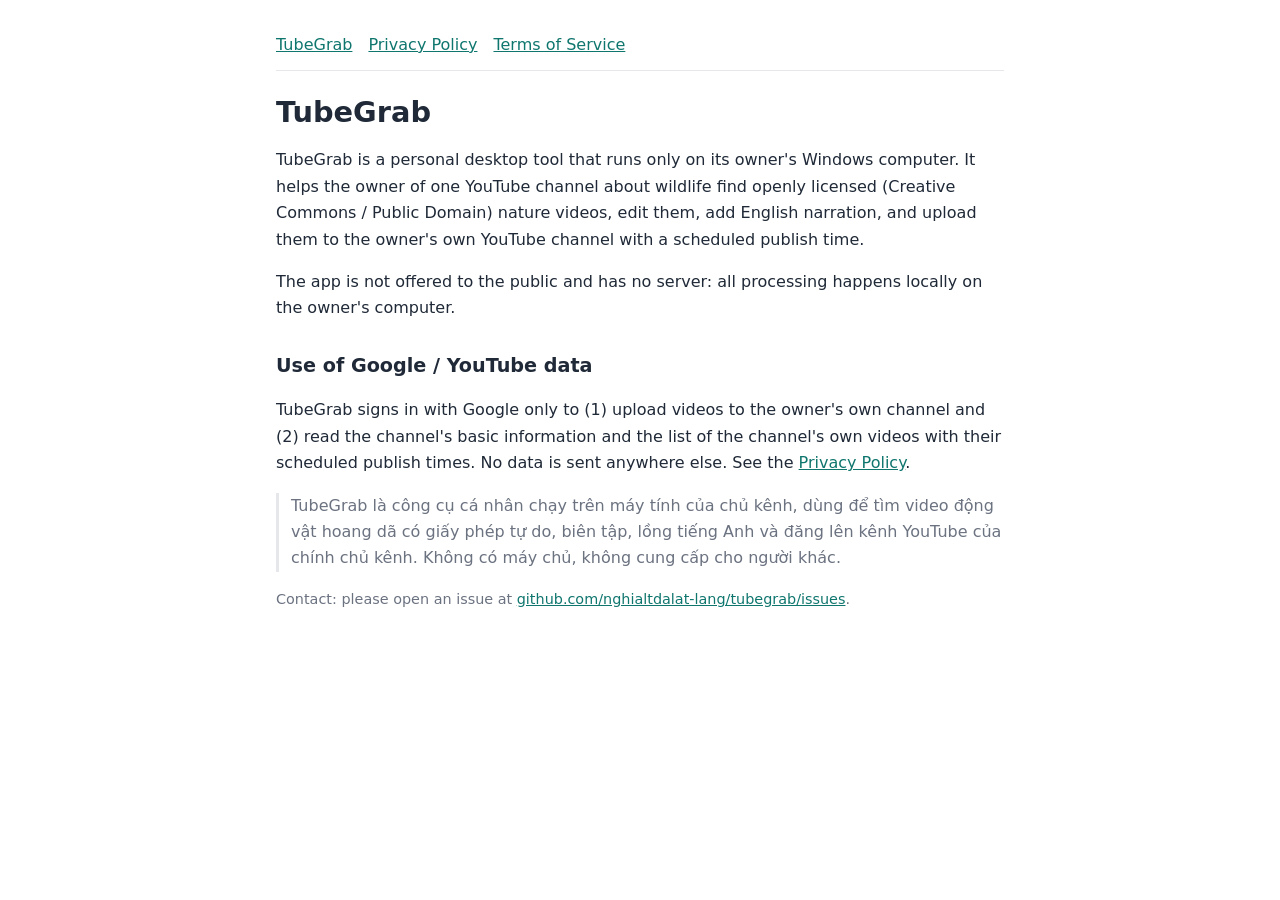
<file: index.html>
<!doctype html>
<html lang="en"><head><meta charset="utf-8"><meta name="viewport" content="width=device-width,initial-scale=1">
<title>TubeGrab</title><link rel="stylesheet" href="style.css"></head>
<body><main><nav><a href="./">TubeGrab</a><a href="privacy.html">Privacy Policy</a><a href="terms.html">Terms of Service</a></nav>
<h1>TubeGrab</h1>
<p>TubeGrab is a personal desktop tool that runs only on its owner's Windows computer. It helps the owner of one YouTube channel about wildlife find openly licensed (Creative Commons / Public Domain) nature videos, edit them, add English narration, and upload them to the owner's own YouTube channel with a scheduled publish time.</p>
<p>The app is not offered to the public and has no server: all processing happens locally on the owner's computer.</p>
<h2>Use of Google / YouTube data</h2>
<p>TubeGrab signs in with Google only to (1) upload videos to the owner's own channel and (2) read the channel's basic information and the list of the channel's own videos with their scheduled publish times. No data is sent anywhere else. See the <a href="privacy.html">Privacy Policy</a>.</p>
<p class="vi">TubeGrab là công cụ cá nhân chạy trên máy tính của chủ kênh, dùng để tìm video động vật hoang dã có giấy phép tự do, biên tập, lồng tiếng Anh và đăng lên kênh YouTube của chính chủ kênh. Không có máy chủ, không cung cấp cho người khác.</p>
<p class="muted">Contact: please open an issue at <a href="https://github.com/nghialtdalat-lang/tubegrab/issues">github.com/nghialtdalat-lang/tubegrab/issues</a>.</p>
</main></body></html>
</file>
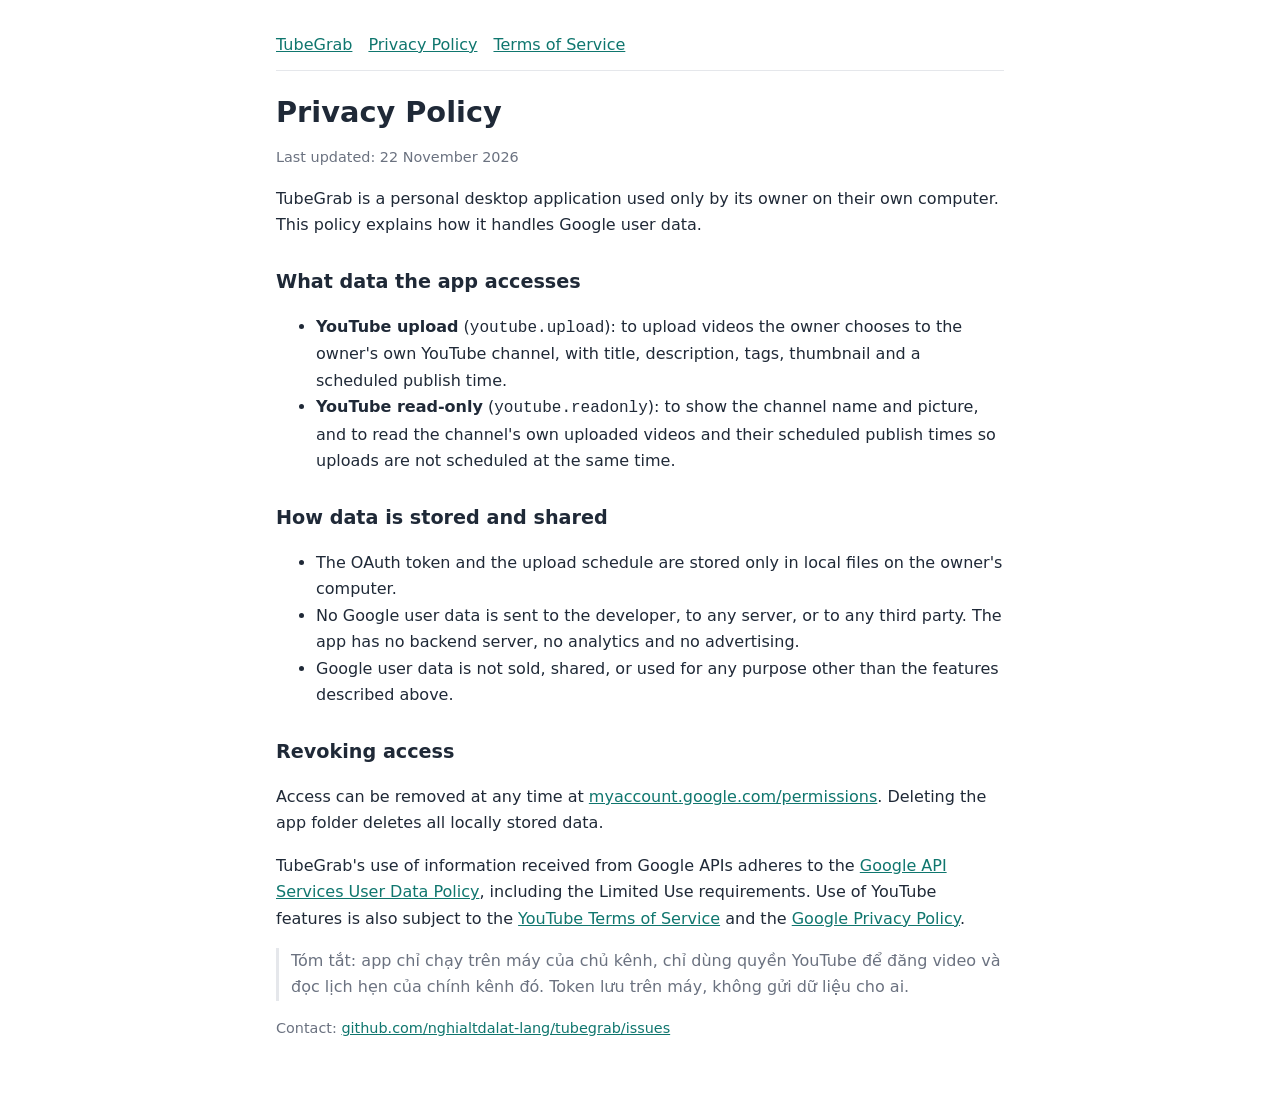
<file: privacy.html>
<!doctype html>
<html lang="en"><head><meta charset="utf-8"><meta name="viewport" content="width=device-width,initial-scale=1">
<title>TubeGrab Privacy Policy</title><link rel="stylesheet" href="style.css"></head>
<body><main><nav><a href="./">TubeGrab</a><a href="privacy.html">Privacy Policy</a><a href="terms.html">Terms of Service</a></nav>
<h1>Privacy Policy</h1>
<p class="muted">Last updated: 22 November 2026</p>
<p>TubeGrab is a personal desktop application used only by its owner on their own computer. This policy explains how it handles Google user data.</p>
<h2>What data the app accesses</h2>
<ul>
<li><b>YouTube upload</b> (<code>youtube.upload</code>): to upload videos the owner chooses to the owner's own YouTube channel, with title, description, tags, thumbnail and a scheduled publish time.</li>
<li><b>YouTube read-only</b> (<code>youtube.readonly</code>): to show the channel name and picture, and to read the channel's own uploaded videos and their scheduled publish times so uploads are not scheduled at the same time.</li>
</ul>
<h2>How data is stored and shared</h2>
<ul>
<li>The OAuth token and the upload schedule are stored only in local files on the owner's computer.</li>
<li>No Google user data is sent to the developer, to any server, or to any third party. The app has no backend server, no analytics and no advertising.</li>
<li>Google user data is not sold, shared, or used for any purpose other than the features described above.</li>
</ul>
<h2>Revoking access</h2>
<p>Access can be removed at any time at <a href="https://myaccount.google.com/permissions">myaccount.google.com/permissions</a>. Deleting the app folder deletes all locally stored data.</p>
<p>TubeGrab's use of information received from Google APIs adheres to the <a href="https://developers.google.com/terms/api-services-user-data-policy">Google API Services User Data Policy</a>, including the Limited Use requirements. Use of YouTube features is also subject to the <a href="https://www.youtube.com/t/terms">YouTube Terms of Service</a> and the <a href="https://policies.google.com/privacy">Google Privacy Policy</a>.</p>
<p class="vi">Tóm tắt: app chỉ chạy trên máy của chủ kênh, chỉ dùng quyền YouTube để đăng video và đọc lịch hẹn của chính kênh đó. Token lưu trên máy, không gửi dữ liệu cho ai.</p>
<p class="muted">Contact: <a href="https://github.com/nghialtdalat-lang/tubegrab/issues">github.com/nghialtdalat-lang/tubegrab/issues</a></p>
</main></body></html>
</file>
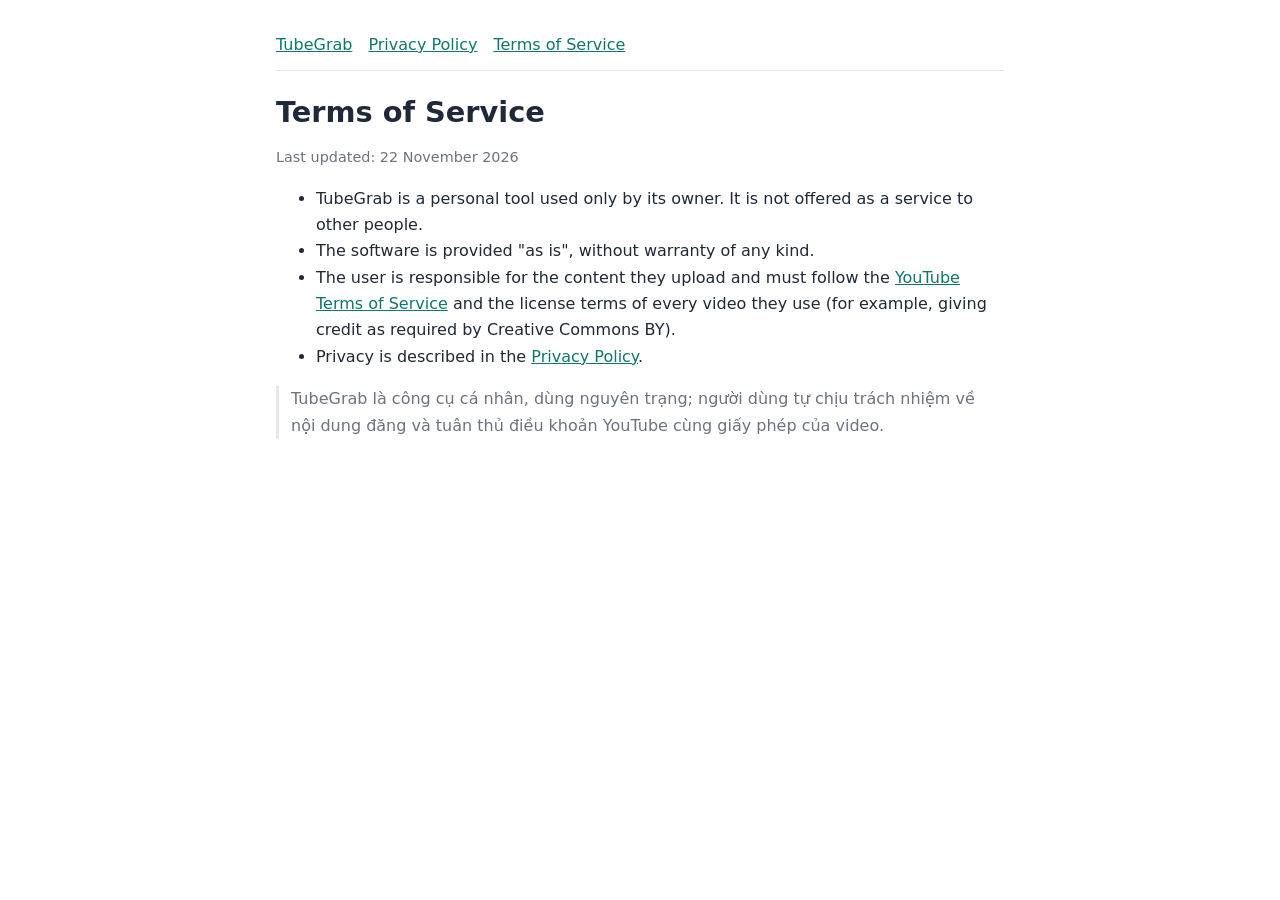
<file: terms.html>
<!doctype html>
<html lang="en"><head><meta charset="utf-8"><meta name="viewport" content="width=device-width,initial-scale=1">
<title>TubeGrab Terms of Service</title><link rel="stylesheet" href="style.css"></head>
<body><main><nav><a href="./">TubeGrab</a><a href="privacy.html">Privacy Policy</a><a href="terms.html">Terms of Service</a></nav>
<h1>Terms of Service</h1>
<p class="muted">Last updated: 22 November 2026</p>
<ul>
<li>TubeGrab is a personal tool used only by its owner. It is not offered as a service to other people.</li>
<li>The software is provided "as is", without warranty of any kind.</li>
<li>The user is responsible for the content they upload and must follow the <a href="https://www.youtube.com/t/terms">YouTube Terms of Service</a> and the license terms of every video they use (for example, giving credit as required by Creative Commons BY).</li>
<li>Privacy is described in the <a href="privacy.html">Privacy Policy</a>.</li>
</ul>
<p class="vi">TubeGrab là công cụ cá nhân, dùng nguyên trạng; người dùng tự chịu trách nhiệm về nội dung đăng và tuân thủ điều khoản YouTube cùng giấy phép của video.</p>
</main></body></html>
</file>
<file: style.css>
:root { --bg:#ffffff; --fg:#1f2937; --muted:#6b7280; --accent:#0f766e; --line:#e5e7eb; }
@media (prefers-color-scheme: dark) { :root { --bg:#0f141c; --fg:#e5e7eb; --muted:#9aa8bf; --accent:#2dd4bf; --line:#253041; } }
* { box-sizing: border-box; }
body { margin:0; background:var(--bg); color:var(--fg); font:16px/1.65 system-ui,-apple-system,"Segoe UI",Roboto,sans-serif; }
main { max-width:760px; margin:0 auto; padding:32px 16px 64px; }
nav { display:flex; gap:16px; flex-wrap:wrap; padding-bottom:12px; border-bottom:1px solid var(--line); margin-bottom:24px; }
a { color:var(--accent); }
h1 { font-size:1.8rem; line-height:1.25; margin:0 0 8px; }
h2 { font-size:1.2rem; margin-top:28px; }
.muted { color:var(--muted); font-size:.9rem; }
.vi { border-left:3px solid var(--line); padding-left:12px; color:var(--muted); }
</file>
